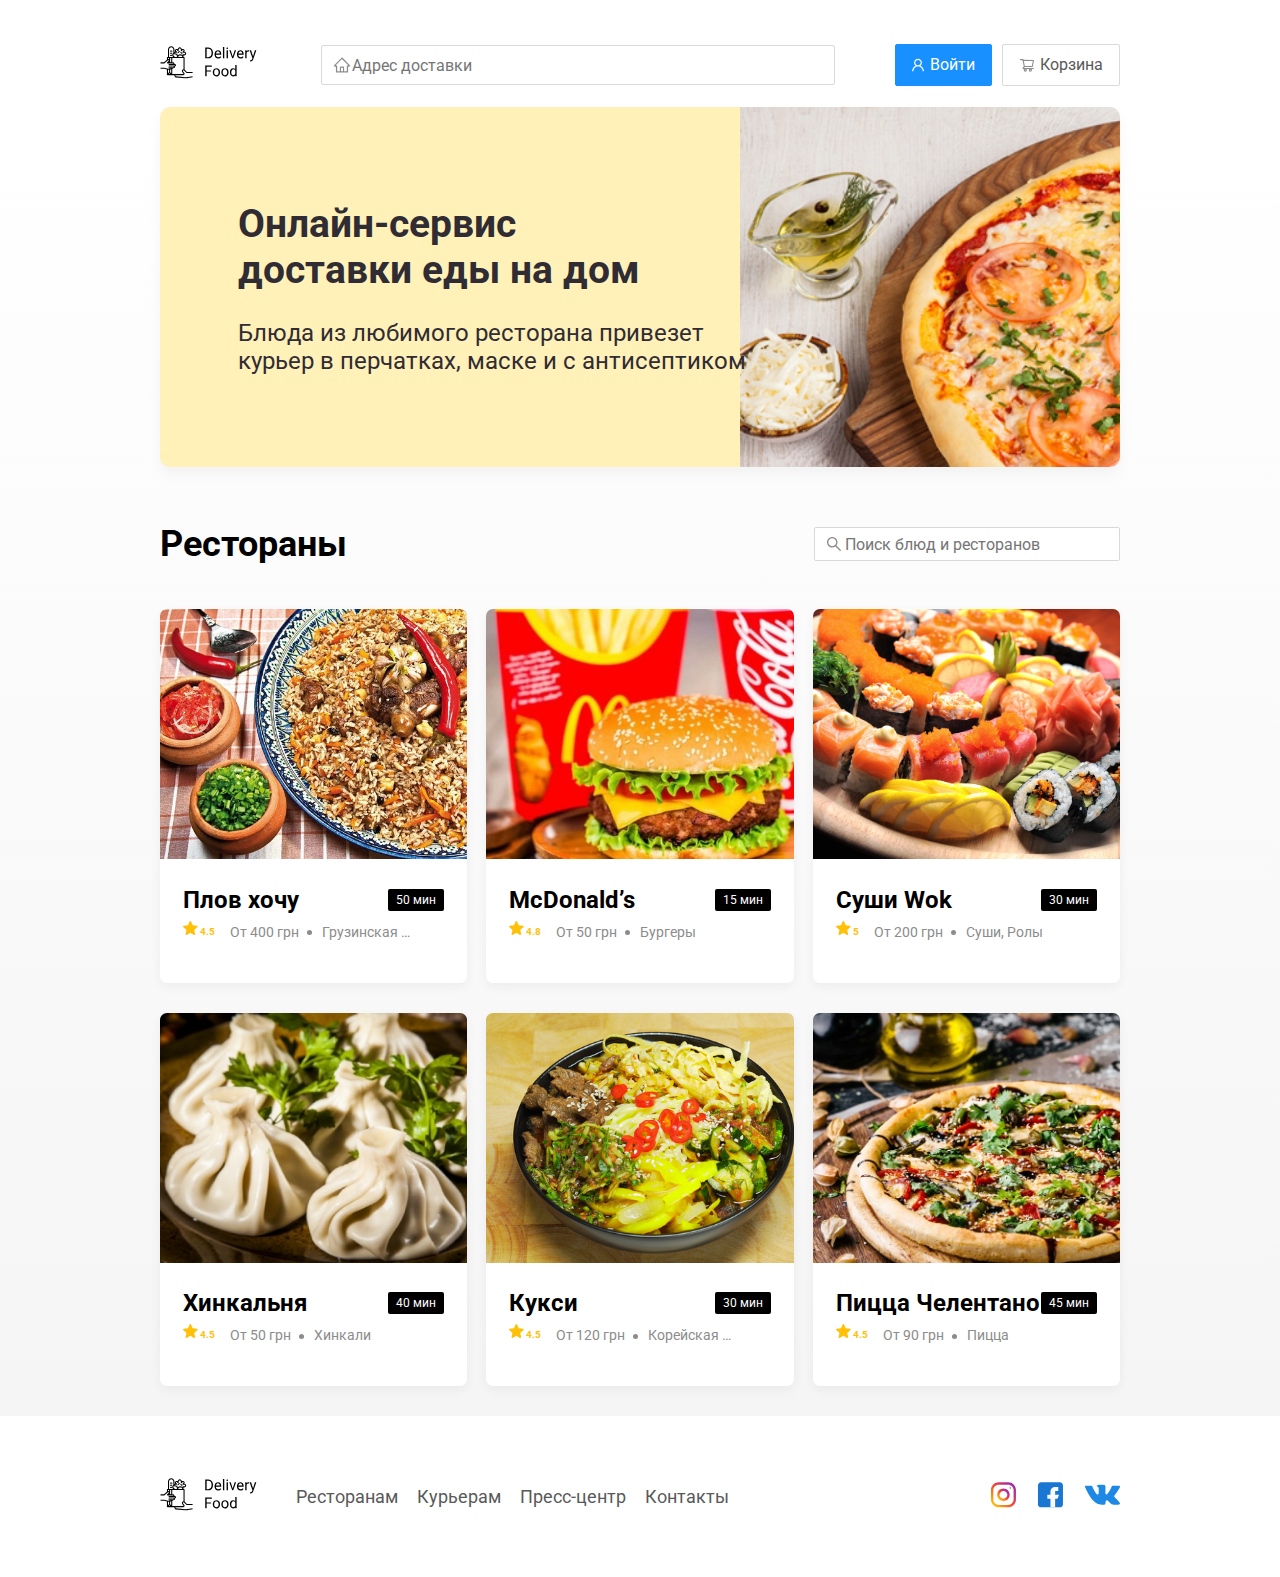
<file: delivery/index.html>
<!DOCTYPE html>
<html lang="ru">

<head>
    <meta charset="UTF-8">
    <meta name="viewport" content="width=device-width, initial-scale=1.0">
    <title>Delivery Food - доставка еды на дом</title>
    <link href="https://fonts.googleapis.com/css2?family=Roboto:wght@400;700&display=swap&subset=cyrillic" rel="stylesheet">
    <link rel="stylesheet" href="css\normalize.css">
    <link rel="stylesheet" href="css\style.css">
</head>

<body>
    <div class="container">
        <header class="header">
            <a href="index.html" class="logo"><img src="img\logo.svg" alt="Logo" class="logo"></a>
            <input type="text" class="input adress-input" placeholder="Адрес доставки">
            <div class="buttons">
                <button class="button button-primary">
                    <img src="img\user.svg" alt="user" class="button-icon">
                    <span class="button-text">Войти</span>
                </button>
                <button class="button">
                    <img src="img\shopping-cart.svg" alt="shopping-cart" class="button-icon">
                    <span class="button-text">Корзина</span>
                </button>
            </div>
        </header>
    </div>
    <!-- ./container -->

    <main class="main">
        <div class="container">
            <section class="promo">
                <h1 class="promo-title">Онлайн-сервис <br> доставки еды на дом</h1>
                <p class="promo-text">Блюда из любимого ресторана привезет курьер в перчатках, маске и с антисептиком </p>
            </section>
            <section class="restauraunt">
                <div class="section-heading">
                    <h2 class="section-title">Рестораны</h2>
                    <input type="text" class="input search-input" placeholder="Поиск блюд и ресторанов">
                </div>
                <div class="cards">
                    <a class="card" href="restaurant.html">
                        <img src="img/plov.jpg" alt="image" class="card-image">
                        <div class="card-text">
                            <div class="card-heading">
                                <h3 class="card-title"> Плов хочу
                                </h3>
                                <span class="card-tag tag"> 50 мин
                                        </span>
                            </div>
                            <!-- /.card-heading -->
                            <div class="card-info">
                                <div class="rating">
                                    <img src="img/rating.svg" alt="rating" class="rating-image"> 4.5
                                </div>
                                <div class="price"> От 400 грн
                                </div>
                                <div class="category"> Грузинская кухня
                                </div>

                            </div>
                            <!-- /.card-info -->
                        </div>
                    </a>
                    <!-- /.card -->
                    <a class="card" href="restaurant.html">
                        <img src="img/mcdonalds.jpeg" alt="image" class="card-image">
                        <div class="card-text">
                            <div class="card-heading">
                                <h3 class="card-title"> McDonald’s
                                </h3>
                                <span class="card-tag tag"> 15 мин
                                        </span>
                            </div>
                            <!-- /.card-heading -->
                            <div class="card-info">
                                <div class="rating">
                                    <img src="img/rating.svg" alt="rating" class="rating-image"> 4.8
                                </div>
                                <div class="price"> От 50 грн
                                </div>
                                <div class="category"> Бургеры
                                </div>

                            </div>
                            <!-- /.card-info -->
                        </div>
                    </a>
                    <!-- /.card -->
                    <a class="card" href="restaurant.html">
                        <img src="img/wok.jpg" alt="image" class="card-image">
                        <div class="card-text">
                            <div class="card-heading">
                                <h3 class="card-title"> Суши Wok
                                </h3>
                                <span class="card-tag tag"> 30 мин
                                        </span>
                            </div>
                            <!-- /.card-heading -->
                            <div class="card-info">
                                <div class="rating">
                                    <img src="img/rating.svg" alt="rating" class="rating-image"> 5
                                </div>
                                <div class="price"> От 200 грн
                                </div>
                                <div class="category"> Суши, Ролы
                                </div>

                            </div>
                            <!-- /.card-info -->
                        </div>
                    </a>
                    <!-- /.card -->
                    <a class="card" href="restaurant.html">
                        <img src="img/khinkali.jpg" alt="image" class="card-image">
                        <div class="card-text">
                            <div class="card-heading">
                                <h3 class="card-title"> Хинкальня
                                </h3>
                                <span class="card-tag tag"> 40 мин
                                        </span>
                            </div>
                            <!-- /.card-heading -->
                            <div class="card-info">
                                <div class="rating">
                                    <img src="img/rating.svg" alt="rating" class="rating-image"> 4.5
                                </div>
                                <div class="price"> От 50 грн
                                </div>
                                <div class="category"> Хинкали
                                </div>

                            </div>
                            <!-- /.card-info -->
                        </div>
                    </a>
                    <!-- /.card -->
                    <a class="card" href="restaurant.html">
                        <img src="img/kuksi.jpg" alt="image" class="card-image">
                        <div class="card-text">
                            <div class="card-heading">
                                <h3 class="card-title"> Кукси
                                </h3>
                                <span class="card-tag tag"> 30 мин
                                        </span>
                            </div>
                            <!-- /.card-heading -->
                            <div class="card-info">
                                <div class="rating">
                                    <img src="img/rating.svg" alt="rating" class="rating-image"> 4.5
                                </div>
                                <div class="price"> От 120 грн
                                </div>
                                <div class="category"> Корейская кухня
                                </div>

                            </div>
                            <!-- /.card-info -->
                        </div>
                    </a>
                    <!-- /.card -->
                    <a class="card" href="restaurant.html">
                        <img src="img/pizza.jpeg" alt="image" class="card-image">
                        <div class="card-text">
                            <div class="card-heading">
                                <h3 class="card-title"> Пицца Челентано
                                </h3>
                                <span class="card-tag tag"> 45 мин
                                        </span>
                            </div>
                            <!-- /.card-heading -->
                            <div class="card-info">
                                <div class="rating">
                                    <img src="img/rating.svg" alt="rating" class="rating-image"> 4.5
                                </div>
                                <div class="price"> От 90 грн
                                </div>
                                <div class="category"> Пицца
                                </div>

                            </div>
                            <!-- /.card-info -->
                        </div>
                    </a>
                    <!-- /.card -->

                </div>
                <!-- /.cards -->
            </section>
        </div>
    </main>
    <footer class="footer">
        <div class="container">
            <div class="footer-block">
                <a href="index.html" class="logo"> <img src="img/logo.svg" alt="" class="footer-logo logo"></a>
                <nav class="footer-nav">
                    <a href="#" class="footer-link">Ресторанам</a>
                    <a href="#" class="footer-link">Курьерам</a>
                    <a href="#" class="footer-link">Пресс-центр</a>
                    <a href="#" class="footer-link">Контакты</a>
                </nav>
                <div class="social-links">
                    <a href="#" class="social-link"><img src="img/instagram.svg" alt="instagram-logo" class="social-link-img"></a>
                    <a href="#" class="social-link"><img src="img/facebook.svg" alt="facebook-logo" class="social-link-img"></a>
                    <a href="#" class="social-link"><img src="img/vk.svg" alt="vk-logo" class="social-link-img"></a>
                </div>
            </div>
        </div>
    </footer>

</body>

</html>
</file>
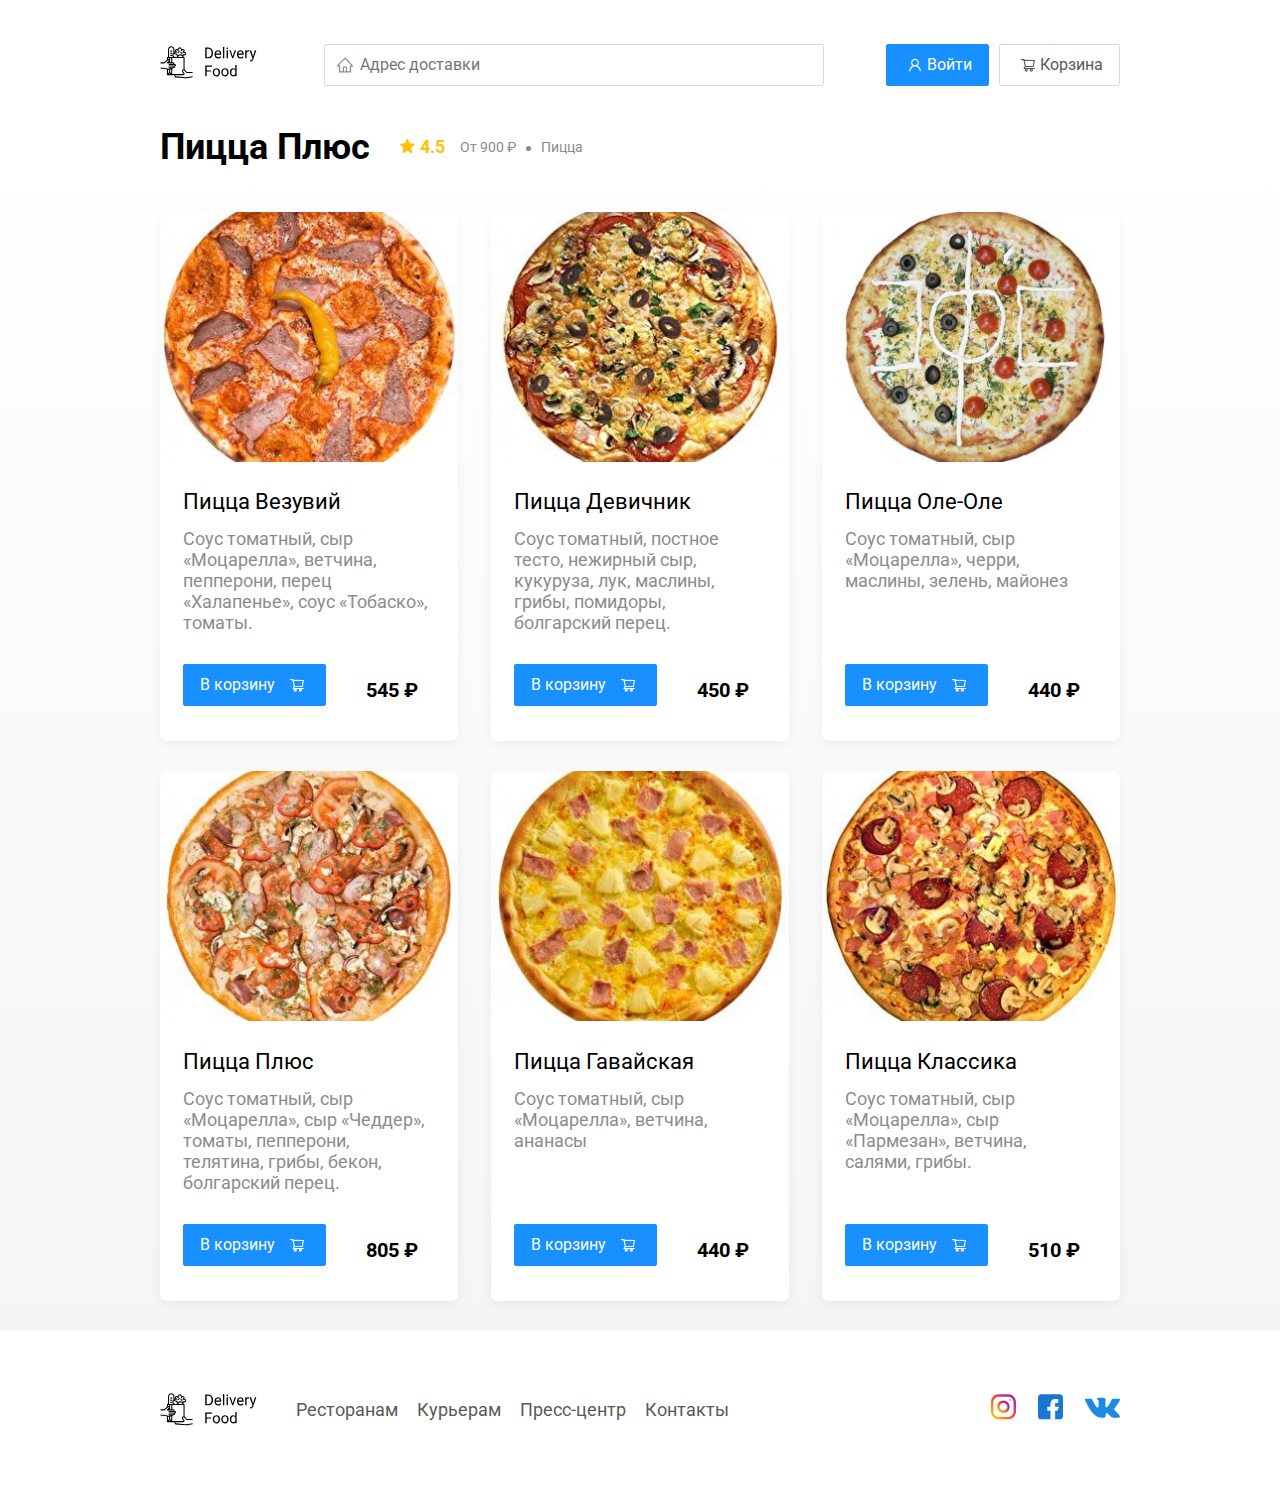
<file: delivery-js/restaurant.html>
<!DOCTYPE html>
<html lang="ru">
<head>
	<meta charset="UTF-8"/>
	<meta name="viewport" content="width=device-width, initial-scale=1.0"/>
	<title>PizzaBurger — доставка еды на дом</title>
	<link
			href="https://fonts.googleapis.com/css?family=Roboto:400,700&display=swap&subset=cyrillic"
			rel="stylesheet"
	/>
	<link rel="stylesheet" href="css/normalize.css"/>
	<link rel="stylesheet" href="css/style.css"/>
</head>
<body>
	<div class="container">
		<header class="header">
			<a href="index.html" class="logo">
				<img src="img/icon/logo.svg" alt="Logo"/>
			</a>
			<label class="address">
				<input type="text" class="input input-address" placeholder="Адрес доставки"/>
			</label>
			<div class="buttons">
				<button class="button button-primary button-auth">
					<span class="button-auth-svg"></span>
					<span class="button-text">Войти</span>
				</button>
				<button class="button" id="cart-button">
					<span class="button-cart-svg"></span>
					<span class="button-text">Корзина</span>
				</button>
			</div>
		</header>
	</div>
	<!-- /.container  -->

	<main class="main">
		<div class="container">
			<section class="menu">
				<div class="section-heading">
					<h2 class="section-title restaurant-title">Пицца Плюс</h2>
					<div class="card-info">
						<div class="rating">
							4.5
						</div>
						<div class="price">От 900 ₽</div>
						<div class="category">Пицца</div>
					</div>
					<!-- /.card-info -->
				</div>
				<div class="cards cards-menu">
					<div class="card">
						<img src="img/pizza-plus/pizza-vesuvius.jpg" alt="image" class="card-image"/>
						<div class="card-text">
							<div class="card-heading">
								<h3 class="card-title card-title-reg">Пицца Везувий</h3>
							</div>
							<!-- /.card-heading -->
							<div class="card-info">
								<div class="ingredients">Соус томатный, сыр «Моцарелла», ветчина, пепперони, перец
								                         «Халапенье», соус «Тобаско», томаты.
								</div>
							</div>
							<!-- /.card-info -->
							<div class="card-buttons">
								<button class="button button-primary button-add-cart">
									<span class="button-card-text">В корзину</span>
									<span class="button-cart-svg"></span>
								</button>
								<strong class="card-price-bold">545 ₽</strong>
							</div>
						</div>
						<!-- /.card-text -->
					</div>
					<!-- /.card -->

					<div class="card">
						<img src="img/pizza-plus/pizza-girls.jpg" alt="image" class="card-image"/>
						<div class="card-text">
							<div class="card-heading">
								<h3 class="card-title card-title-reg">Пицца Девичник</h3>
							</div>
							<!-- /.card-heading -->
							<div class="card-info">
								<div class="ingredients">Соус томатный, постное тесто, нежирный сыр, кукуруза, лук, маслины,
								                         грибы, помидоры, болгарский перец.
								</div>
							</div>
							<!-- /.card-info -->
							<div class="card-buttons">
								<button class="button button-primary button-add-cart">
									<span class="button-card-text">В корзину</span>
									<span class="button-cart-svg"></span>
								</button>
								<strong class="card-price-bold">450 ₽</strong>
							</div>
						</div>
						<!-- /.card-text -->
					</div>
					<!-- /.card -->

					<div class="card">
						<img src="img/pizza-plus/pizza-oleole.jpg" alt="image" class="card-image"/>
						<div class="card-text">
							<div class="card-heading">
								<h3 class="card-title card-title-reg">Пицца Оле-Оле</h3>
							</div>
							<!-- /.card-heading -->
							<div class="card-info">
								<div class="ingredients">Соус томатный, сыр «Моцарелла», черри, маслины, зелень, майонез
								</div>
							</div>
							<!-- /.card-info -->
							<div class="card-buttons">
								<button class="button button-primary button-add-cart">
									<span class="button-card-text">В корзину</span>
									<span class="button-cart-svg"></span>
								</button>
								<strong class="card-price-bold">440 ₽</strong>
							</div>
						</div>
						<!-- /.card-text -->
					</div>
					<!-- /.card -->

					<div class="card">
						<img src="img/pizza-plus/pizza-plus.jpg" alt="image" class="card-image"/>
						<div class="card-text">
							<div class="card-heading">
								<h3 class="card-title card-title-reg">Пицца Плюс</h3>
							</div>
							<!-- /.card-heading -->
							<div class="card-info">
								<div class="ingredients">Соус томатный, сыр «Моцарелла», сыр «Чеддер», томаты, пепперони,
								                         телятина, грибы, бекон, болгарский перец.
								</div>
							</div>
							<!-- /.card-info -->
							<div class="card-buttons">
								<button class="button button-primary button-add-cart">
									<span class="button-card-text">В корзину</span>
									<span class="button-cart-svg"></span>
								</button>
								<strong class="card-price-bold">805 ₽</strong>
							</div>
						</div>
						<!-- /.card-text -->
					</div>
					<!-- /.card -->

					<div class="card">
						<img src="img/pizza-plus/pizza-hawaiian.jpg" alt="image" class="card-image"/>
						<div class="card-text">
							<div class="card-heading">
								<h3 class="card-title card-title-reg">Пицца Гавайская</h3>
							</div>
							<!-- /.card-heading -->
							<div class="card-info">
								<div class="ingredients">Соус томатный, сыр «Моцарелла», ветчина, ананасы</div>
							</div>
							<!-- /.card-info -->
							<div class="card-buttons">
								<button class="button button-primary button-add-cart">
									<span class="button-card-text">В корзину</span>
									<span class="button-cart-svg"></span>
								</button>
								<strong class="card-price-bold">440 ₽</strong>
							</div>
						</div>
						<!-- /.card-text -->
					</div>
					<!-- /.card -->

					<div class="card">
						<img src="img/pizza-plus/pizza-classic.jpg" alt="image" class="card-image"/>
						<div class="card-text">
							<div class="card-heading">
								<h3 class="card-title card-title-reg">Пицца Классика</h3>
							</div>
							<!-- /.card-heading -->
							<div class="card-info">
								<div class="ingredients">Соус томатный, сыр «Моцарелла», сыр «Пармезан», ветчина, салями,
								                         грибы.
								</div>
							</div>
							<!-- /.card-info -->
							<div class="card-buttons">
								<button class="button button-primary button-add-cart">
									<span class="button-card-text">В корзину</span>
									<span class="button-cart-svg"></span>
								</button>
								<strong class="card-price-bold">510 ₽</strong>
							</div>
						</div>
						<!-- /.card-text -->
					</div>
					<!-- /.card -->
				</div>
				<!-- /.cards -->
			</section>
		</div>
		<!-- /.container -->
	</main>

	<footer class="footer">
		<div class="container">
			<div class="footer-block">
				<img src="img/icon/logo.svg" alt="logo" class="logo footer-logo"/>
				<nav class="footer-nav">
					<a href="#" class="footer-link">Ресторанам </a>
					<a href="#" class="footer-link">Курьерам</a>
					<a href="#" class="footer-link">Пресс-центр</a>
					<a href="#" class="footer-link">Контакты</a>
				</nav>
				<div class="social-links">
					<a href="#" class="social-link"><img src="img/social/instagram.svg" alt="instagram"/></a>
					<a href="#" class="social-link"><img src="img/social/fb.svg" alt="facebook"/></a>
					<a href="#" class="social-link"><img src="img/social/vk.svg" alt="vk"/></a>
				</div>
				<!-- /.social-links -->
			</div>
			<!-- /.footer-block -->
		</div>
	</footer>

	<div class="modal modal-cart">
		<div class="modal-dialog">
			<div class="modal-header">
				<h3 class="modal-title">Корзина</h3>
				<button class="close">&times;</button>
			</div>
			<!-- /.modal-header -->
			<div class="modal-body">
				<div class="food-row">
					<span class="food-name">Ролл угорь стандарт</span>
					<strong class="food-price">250 ₽</strong>
					<div class="food-counter">
						<button class="counter-button">-</button>
						<span class="counter">1</span>
						<button class="counter-button">+</button>
					</div>
				</div>
				<!-- /.foods-row -->
				<div class="food-row">
					<span class="food-name">Ролл угорь стандарт</span>
					<strong class="food-price">250 ₽</strong>
					<div class="food-counter">
						<button class="counter-button">-</button>
						<span class="counter">1</span>
						<button class="counter-button">+</button>
					</div>
				</div>
				<!-- /.foods-row -->
				<div class="food-row">
					<span class="food-name">Ролл угорь стандарт</span>
					<strong class="food-price">250 ₽</strong>
					<div class="food-counter">
						<button class="counter-button">-</button>
						<span class="counter">1</span>
						<button class="counter-button">+</button>
					</div>
				</div>
				<!-- /.foods-row -->
				<div class="food-row">
					<span class="food-name">Ролл угорь стандарт</span>
					<strong class="food-price">250 ₽</strong>
					<div class="food-counter">
						<button class="counter-button">-</button>
						<span class="counter">1</span>
						<button class="counter-button">+</button>
					</div>
				</div>
				<!-- /.foods-row -->
			</div>
			<!-- /.modal-body -->
			<div class="modal-footer">
				<span class="modal-pricetag">1250 ₽</span>
				<div class="footer-buttons">
					<button class="button button-primary">Оформить заказ</button>
					<button class="button clear-cart">Отмена</button>
				</div>
			</div>
			<!-- /.modal-footer -->
		</div>
		<!-- /.modal-dialog -->
	</div>


	<script src="js/main.js"></script>
</body>
</html>
</file>
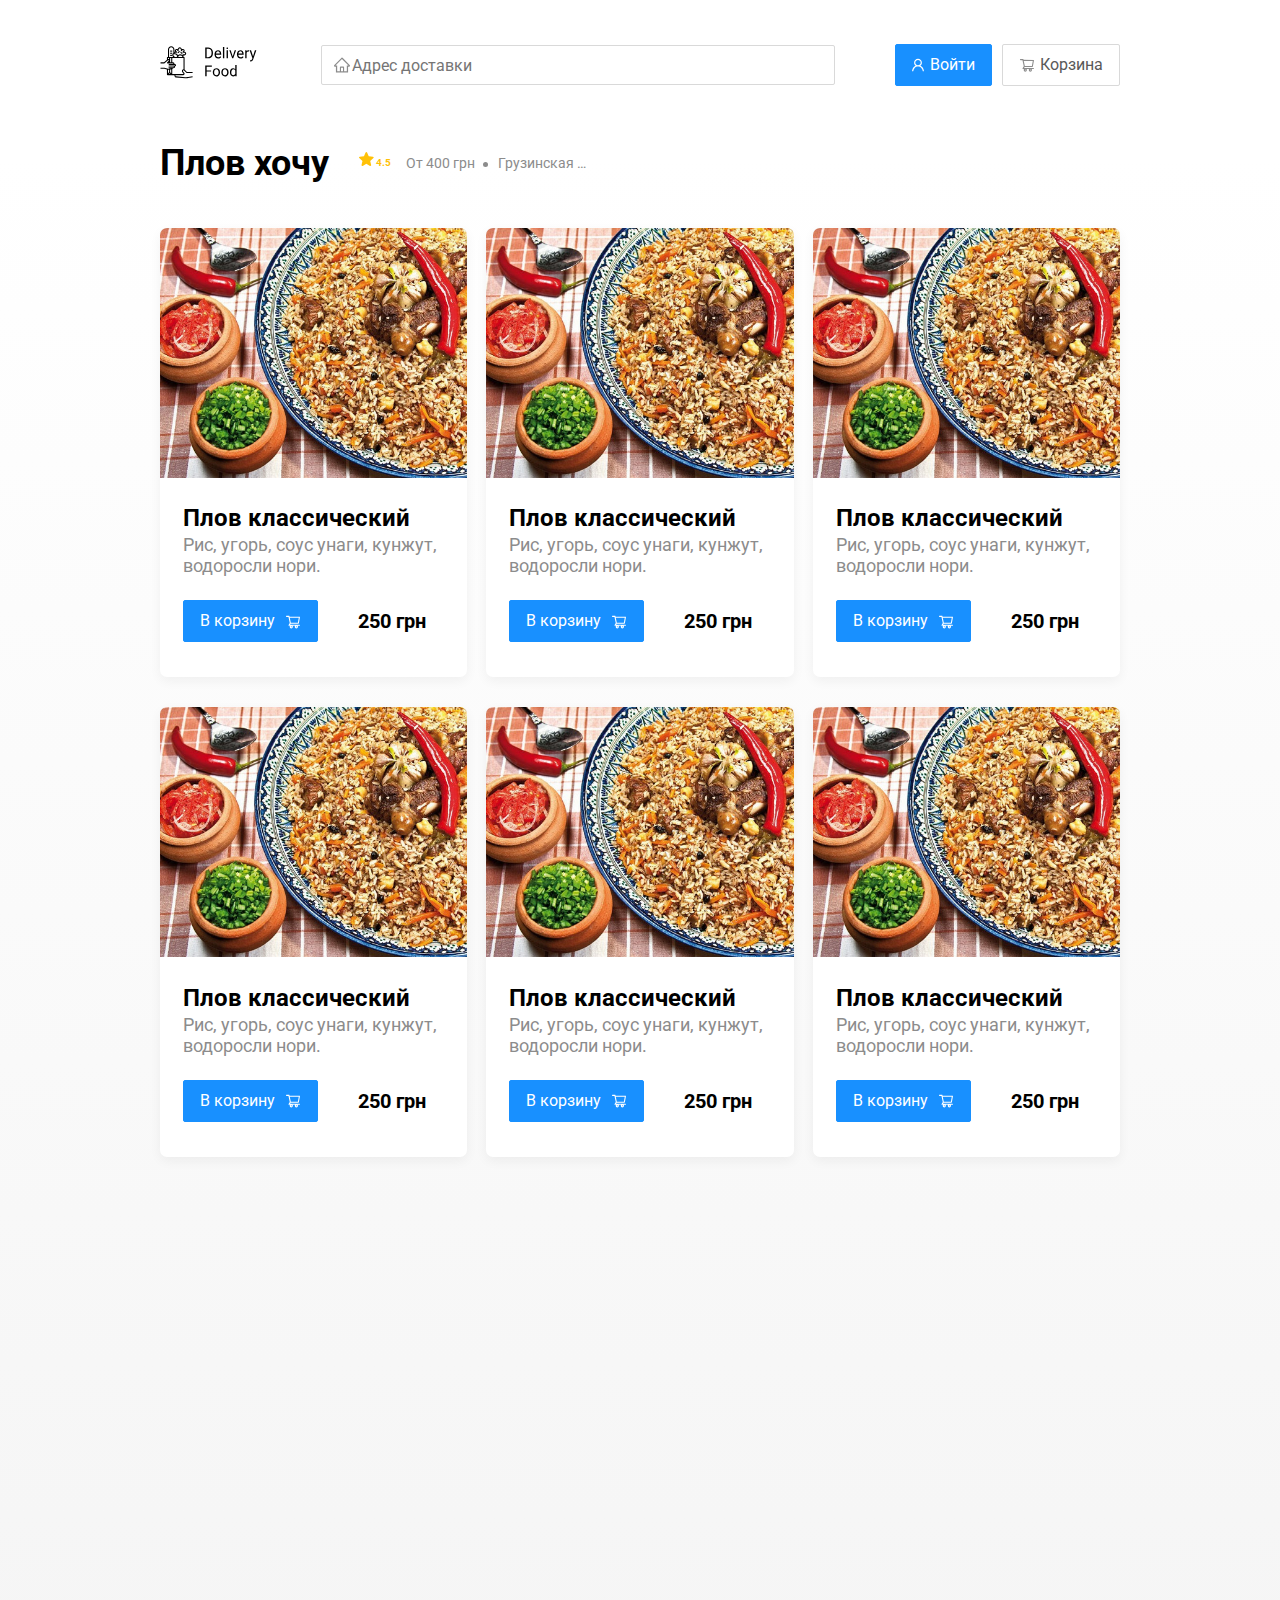
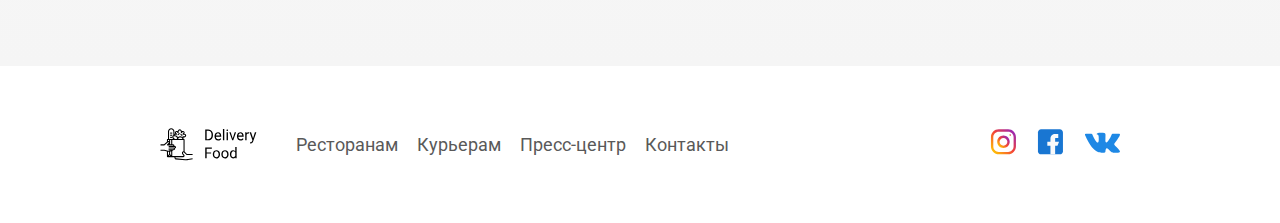
<file: delivery/restaurant.html>
<!DOCTYPE html>
<html lang="ru">

<head>
    <meta charset="UTF-8">
    <meta name="viewport" content="width=device-width, initial-scale=1.0">
    <title>Плов хочу - доставка еды на дом</title>
    <link href="https://fonts.googleapis.com/css2?family=Roboto:wght@400;700&display=swap&subset=cyrillic" rel="stylesheet">
    <link rel="stylesheet" href="css\normalize.css">
    <link rel="stylesheet" href="css\animate.css">
    <link rel="stylesheet" href="css\style.css">

</head>

<body>
    <div class="container">
        <header class="header">
            <a href="index.html" class="logo"><img src="img\logo.svg" alt="Logo" class="logo wow flash"></a>
            <input type="text" class="input adress-input" placeholder="Адрес доставки">
            <div class="buttons">
                <button class="button button-primary">
                    <img src="img\user.svg" alt="user" class="button-icon">
                    <span class="button-text">Войти</span>
                </button>
                <button class="button" id="card-button">
                    <img src="img\shopping-cart.svg" alt="shopping-cart" class="button-icon">
                    <span class="button-text">Корзина</span>
                </button>
            </div>
        </header>
    </div>
    <!-- ./container -->

    <main class="main">
        <div class="container">

            <section class="restauraunt">
                <div class="section-heading">
                    <h2 class="section-title">Плов хочу</h2>
                    <div class="card-info">
                        <div class="rating">
                            <img src="img/rating.svg" alt="rating" class="rating-image"> 4.5
                        </div>
                        <div class="price"> От 400 грн
                        </div>
                        <div class="category"> Грузинская кухня
                        </div>

                    </div>
                </div>
                <div class="cards">
                    <div class="card">
                        <img src="img/plov.jpg" alt="image" class="card-image">
                        <div class="card-text">
                            <div class="card-heading">
                                <h3 class="card-title card-title-reg"> Плов классический
                                </h3>

                            </div>
                            <!-- /.card-heading -->
                            <div class="card-info">
                                <div class="ingridients"> Рис, угорь, соус унаги, кунжут, водоросли нори.
                                </div>
                            </div>
                            <!-- /.card-info -->
                            <div class="card-buttons">

                                <button class="button button-primary">                                    
                                    <span class="button-card-text">В корзину</span>
                                    <img src="img/shopping-cart-white.svg" alt="shopping-cart" class="button-card-img">
                                </button>
                                <strong class="card-price-bold">250 грн</strong>
                            </div>
                        </div>
                    </div>
                    <!-- /.card -->
                    <div class="card">
                        <img src="img/plov.jpg" alt="image" class="card-image">
                        <div class="card-text">
                            <div class="card-heading">
                                <h3 class="card-title card-title-reg"> Плов классический
                                </h3>

                            </div>
                            <!-- /.card-heading -->
                            <div class="card-info">
                                <div class="ingridients"> Рис, угорь, соус унаги, кунжут, водоросли нори.
                                </div>
                            </div>
                            <!-- /.card-info -->
                            <div class="card-buttons">

                                <button class="button button-primary">                                    
                                    <span class="button-card-text">В корзину</span>
                                    <img src="img/shopping-cart-white.svg" alt="shopping-cart" class="button-card-img">
                                </button>
                                <strong class="card-price-bold">250 грн</strong>
                            </div>
                        </div>
                    </div>
                    <!-- /.card -->
                    <div class="card">
                        <img src="img/plov.jpg" alt="image" class="card-image">
                        <div class="card-text">
                            <div class="card-heading">
                                <h3 class="card-title card-title-reg"> Плов классический
                                </h3>

                            </div>
                            <!-- /.card-heading -->
                            <div class="card-info">
                                <div class="ingridients"> Рис, угорь, соус унаги, кунжут, водоросли нори.
                                </div>
                            </div>
                            <!-- /.card-info -->
                            <div class="card-buttons">

                                <button class="button button-primary">                                    
                                    <span class="button-card-text">В корзину</span>
                                    <img src="img/shopping-cart-white.svg" alt="shopping-cart" class="button-card-img">
                                </button>
                                <strong class="card-price-bold">250 грн</strong>
                            </div>
                        </div>
                    </div>
                    <!-- /.card -->
                    <div class="card">
                        <img src="img/plov.jpg" alt="image" class="card-image">
                        <div class="card-text">
                            <div class="card-heading">
                                <h3 class="card-title card-title-reg"> Плов классический
                                </h3>

                            </div>
                            <!-- /.card-heading -->
                            <div class="card-info">
                                <div class="ingridients"> Рис, угорь, соус унаги, кунжут, водоросли нори.
                                </div>
                            </div>
                            <!-- /.card-info -->
                            <div class="card-buttons">

                                <button class="button button-primary">                                    
                                    <span class="button-card-text">В корзину</span>
                                    <img src="img/shopping-cart-white.svg" alt="shopping-cart" class="button-card-img">
                                </button>
                                <strong class="card-price-bold">250 грн</strong>
                            </div>
                        </div>
                    </div>
                    <!-- /.card -->
                    <div class="card">
                        <img src="img/plov.jpg" alt="image" class="card-image">
                        <div class="card-text">
                            <div class="card-heading">
                                <h3 class="card-title card-title-reg"> Плов классический
                                </h3>

                            </div>
                            <!-- /.card-heading -->
                            <div class="card-info">
                                <div class="ingridients"> Рис, угорь, соус унаги, кунжут, водоросли нори.
                                </div>
                            </div>
                            <!-- /.card-info -->
                            <div class="card-buttons">

                                <button class="button button-primary">                                    
                                    <span class="button-card-text">В корзину</span>
                                    <img src="img/shopping-cart-white.svg" alt="shopping-cart" class="button-card-img">
                                </button>
                                <strong class="card-price-bold">250 грн</strong>
                            </div>
                        </div>
                    </div>
                    <!-- /.card -->
                    <div class="card">
                        <img src="img/plov.jpg" alt="image" class="card-image">
                        <div class="card-text">
                            <div class="card-heading">
                                <h3 class="card-title card-title-reg"> Плов классический
                                </h3>

                            </div>
                            <!-- /.card-heading -->
                            <div class="card-info">
                                <div class="ingridients"> Рис, угорь, соус унаги, кунжут, водоросли нори.
                                </div>
                            </div>
                            <!-- /.card-info -->
                            <div class="card-buttons">

                                <button class="button button-primary">                                    
                                    <span class="button-card-text">В корзину</span>
                                    <img src="img/shopping-cart-white.svg" alt="shopping-cart" class="button-card-img">
                                </button>
                                <strong class="card-price-bold">250 грн</strong>
                            </div>
                        </div>
                    </div>
                    <!-- /.card -->
                    <div class="card">
                        <img src="img/plov.jpg" alt="image" class="card-image">
                        <div class="card-text">
                            <div class="card-heading">
                                <h3 class="card-title card-title-reg"> Плов классический
                                </h3>

                            </div>
                            <!-- /.card-heading -->
                            <div class="card-info">
                                <div class="ingridients"> Рис, угорь, соус унаги, кунжут, водоросли нори.
                                </div>
                            </div>
                            <!-- /.card-info -->
                            <div class="card-buttons">

                                <button class="button button-primary">                                    
                                    <span class="button-card-text">В корзину</span>
                                    <img src="img/shopping-cart-white.svg" alt="shopping-cart" class="button-card-img">
                                </button>
                                <strong class="card-price-bold">250 грн</strong>
                            </div>
                        </div>
                    </div>
                    <!-- /.card -->
                    <div class="card">
                        <img src="img/plov.jpg" alt="image" class="card-image">
                        <div class="card-text">
                            <div class="card-heading">
                                <h3 class="card-title card-title-reg"> Плов классический
                                </h3>

                            </div>
                            <!-- /.card-heading -->
                            <div class="card-info">
                                <div class="ingridients"> Рис, угорь, соус унаги, кунжут, водоросли нори.
                                </div>
                            </div>
                            <!-- /.card-info -->
                            <div class="card-buttons">

                                <button class="button button-primary">                                    
                                    <span class="button-card-text">В корзину</span>
                                    <img src="img/shopping-cart-white.svg" alt="shopping-cart" class="button-card-img">
                                </button>
                                <strong class="card-price-bold">250 грн</strong>
                            </div>
                        </div>
                    </div>
                    <!-- /.card -->
                    <div class="card">
                        <img src="img/plov.jpg" alt="image" class="card-image">
                        <div class="card-text">
                            <div class="card-heading">
                                <h3 class="card-title card-title-reg"> Плов классический
                                </h3>

                            </div>
                            <!-- /.card-heading -->
                            <div class="card-info">
                                <div class="ingridients"> Рис, угорь, соус унаги, кунжут, водоросли нори.
                                </div>
                            </div>
                            <!-- /.card-info -->
                            <div class="card-buttons">

                                <button class="button button-primary">                                    
                                    <span class="button-card-text">В корзину</span>
                                    <img src="img/shopping-cart-white.svg" alt="shopping-cart" class="button-card-img">
                                </button>
                                <strong class="card-price-bold">250 грн</strong>
                            </div>
                        </div>
                    </div>
                    <!-- /.card -->

                </div>
                <!-- /.cards -->
            </section>
        </div>
    </main>
    <footer class="footer">
        <div class="container">
            <div class="footer-block">
                <a href="index.html" class="logo"></a><img src="img/logo.svg" alt="" class="footer-logo logo"></a>
                <nav class="footer-nav">
                    <a href="#" class="footer-link">Ресторанам</a>
                    <a href="#" class="footer-link">Курьерам</a>
                    <a href="#" class="footer-link">Пресс-центр</a>
                    <a href="#" class="footer-link">Контакты</a>
                </nav>
                <div class="social-links">
                    <a href="#" class="social-link"><img src="img/instagram.svg" alt="instagram-logo" class="social-link-img"></a>
                    <a href="#" class="social-link"><img src="img/facebook.svg" alt="facebook-logo" class="social-link-img"></a>
                    <a href="#" class="social-link"><img src="img/vk.svg" alt="vk-logo" class="social-link-img"></a>
                </div>
            </div>
        </div>
    </footer>

    <div class="modal">
        <div class="modal-dialog">
            <div class="modal-header">
                <h3 class="modal-title">Корзина</h3>
                <button class="button-close">        &times;    </button>
            </div>
            <div class="modal-body">
                <div class="food-row">
                    <span class="food-name">Ролл Угорь Стандарт</span>
                    <strong class="food-price">250грн</strong>
                    <div class="food-counter">
                        <button class="counter-button">+</button>
                        <span class="counter">100</span>
                        <button class="counter-button">-</button>
                    </div>
                </div>
                <!-- /.foods-row -->
                <div class="food-row">
                    <span class="food-name">Ролл Угорь Стандарт</span>
                    <strong class="food-price">250грн</strong>
                    <div class="food-counter">
                        <button class="counter-button">+</button>
                        <span class="counter">5</span>
                        <button class="counter-button">-</button>
                    </div>
                </div>
                <!-- /.foods-row -->
                <div class="food-row">
                    <span class="food-name">Ролл Угорь Стандарт</span>
                    <strong class="food-price">250грн</strong>
                    <div class="food-counter">
                        <button class="counter-button">+</button>
                        <span class="counter">10</span>
                        <button class="counter-button">-</button>
                    </div>
                </div>
                <!-- /.foods-row -->
                <div class="food-row">
                    <span class="food-name">Ролл Угорь Стандарт</span>
                    <strong class="food-price">250грн</strong>
                    <div class="food-counter">
                        <button class="counter-button">+</button>
                        <span class="counter">100</span>
                        <button class="counter-button">-</button>
                    </div>
                </div>
                <!-- /.foods-row -->
            </div>
            <div class="modal-footer">
                <span class="modal-pricetag">1250 грн</span>
                <div class="footer-buttons">
                    <button class="button button-primary">Оформить заказ</button>
                    <button class="button button-text">Отмена</button>

                </div>
            </div>
        </div>
    </div>
</body>
<script src="js/wow.min.js"></script>
<script src="js/main.js"></script>

</html>
</file>
<file: delivery-js/css/style.css>
* {
    box-sizing: border-box;
}

body {
    font-family: "Roboto", sans-serif;
    padding-top: 44px;
}

a,
button {
    cursor: pointer;
    color: inherit;
}

.hide {
    display: none;
}

.container {
    max-width: 1200px;
    margin: auto;
}

.header {
    display: flex;
    align-items: center;
    justify-content: space-between;
    margin-bottom: 40px;
}

.input {
    background-color: #ffffff;
    border: 1px solid #d9d9d9;
    border-radius: 2px;
    font-size: 16px;
    line-height: 24px;
    padding: 8px 8px 8px 35px;
    background-repeat: no-repeat;
    background-position: left 11px center;
}

.address {
    flex: 0.8;
}

.input-address {
    width: 100%;
    background-image: url(../img/icon/home.svg);
}

.search {
    margin-left: auto;
}

.input-search {
    width: 300px;
    background-image: url(../img/icon/search.svg);
}

.buttons {
    display: flex;
    align-items: center;
}

.button {
    display: flex;
    align-items: center;
    padding: 8px 16px;
    background: #ffffff;
    border: 1px solid #d9d9d9;
    box-sizing: border-box;
    box-shadow: 0 0 2px rgba(0, 0, 0, 0.0015);
    border-radius: 2px;
    color: #595959;
    font-size: 16px;
    line-height: 24px;
}

.button:hover {
    background: #1890ff;
    border: 1px solid #1890ff;
    color: #fff;
}

.button-primary {
    background: #1890ff;
    border: 1px solid #1890ff;
    color: #fff;
    margin-right: 10px;
}

.button-primary:hover {
    background: #ffffff;
    border: 1px solid #d9d9d9;
    color: #595959;
}

.button-icon {
    margin-right: 6px;
}

.button-card-text {
    margin-right: 10px;
}

.button-auth {
    background-position: 20px 13px;
}

.button-primary .button-auth-svg {
    width: 24px;
    height: 24px;
    background-color: #fff;
    -webkit-mask: url("../img/icon/user.svg") no-repeat 50% 50%;
    mask: url("../img/icon/user.svg") no-repeat 50% 50%;
    background-repeat: no-repeat;
}

.button-primary:hover .button-auth-svg {
    background-color: #595959;
}

.button .button-cart-svg {
    width: 24px;
    height: 24px;
    background-color: #595959;
    -webkit-mask: url("../img/icon/shopping-cart.svg") no-repeat 50% 50%;
    mask: url("../img/icon/shopping-cart.svg") no-repeat 50% 50%;
    background-repeat: no-repeat;
}

.button-primary .button-cart-svg {
    background-color: #fff;
}

.button:hover .button-cart-svg {
    background-color: #fff;
}

.button-primary:hover .button-cart-svg {
    background-color: #595959;
}

.button-cart {
    display: none;
    margin: 0 5px;
}

.button-out {
    display: none;
    margin: 0 5px;
}

.user-name {
    display: none;
    margin-right: 20px;
    font-weight: bold;
    font-size: 18px;
}

.promo-slider {
    width: 600px;
    height: 300px;
}

.promo {
    box-shadow: 0 7px 12px rgba(158, 158, 163, 0.1);
    border-radius: 10px;
    padding: 68px 70px;
    margin-bottom: 56px;
}

.pizza {
    background: #fff1b8 url(../img/promo/pizza.png) no-repeat top -100px right -250px / 830px
}

.kebab {
    background: #D6E4FF url(../img/promo/kebab.png) no-repeat top 45px right 40px / 450px;
}

.vegetables {
    background: #FFF566 url(../img/promo/vegetables.png) no-repeat top 0 right 0 / 825px
}

.sushi {
    background: #FFF1F0 url(../img/promo/sushi.png) no-repeat top 10px right 15px / 500px
}

.promo-title {
    font-style: normal;
    font-weight: bold;
    font-size: 39px;
    line-height: 46px;
    color: #302c34;
}

.promo-text {
    font-style: normal;
    font-weight: normal;
    font-size: 24px;
    line-height: 28px;
    color: #302c34;
    max-width: 538px;
}

.main {
    background: linear-gradient(180deg, rgba(245, 245, 245, 0) 1.04%, #f5f5f5 100%);
}

.section-heading {
    display: flex;
    align-items: center;
    margin-bottom: 44px;
}

.section-title {
    font-style: normal;
    font-weight: bold;
    font-size: 36px;
    line-height: 42px;
    margin: 0 30px 0 0;
    color: #000000;
}

.cards {
    display: flex;
    align-items: flex-start;
    justify-content: space-between;
    flex-wrap: wrap;
}

.card {
    background: #ffffff;
    box-shadow: 0 4px 12px rgba(0, 0, 0, 0.05);
    border-radius: 7px;
    overflow: hidden;
    margin-bottom: 30px;
    flex-basis: 31%;
    text-decoration: none;
}

.card-restaurant {
    cursor: pointer
}

.card-image {
    width: 100%;
    height: 250px;
    object-fit: cover;
}

.card-text {
    padding: 20px 23px 35px;
    min-height: 275px;
    display: flex;
    flex-direction: column;
}

.restaurants .card-text {
    min-height: auto;
}

.card-heading {
    display: flex;
    align-items: center;
    justify-content: space-between;
    margin-bottom: 10px;
}

.card-title {
    margin: 0;
    font-style: normal;
    font-weight: bold;
    font-size: 22px;
    line-height: 32px;
}

.card-title-reg {
    font-weight: 400;
}

.card-tag {
    font-style: normal;
    font-weight: normal;
    font-size: 12px;
    line-height: 20px;
    color: #ffffff;
    background: #262626;
    border-radius: 2px;
    padding: 1px 8px;
}

.card-info {
    display: flex;
    align-items: center;
    flex-wrap: wrap;
}

.card-buttons {
    display: flex;
    margin-top: 24px;
    flex-grow: 1;
    align-items: flex-end;
}

.card-price-bold {
    font-weight: bold;
    font-size: 20px;
    line-height: 32px;
    margin-left: 30px;
}

.rating {
    background-image: url("../img/icon/rating.svg");
    background-repeat: no-repeat;
    background-position: 0 7px;
    padding-left: 20px;
    margin-right: 26px;
    color: #ffc107;
    font-weight: bold;
    font-size: 18px;
    line-height: 32px;
}

.price,
.category {
    color: #8c8c8c;
    font-size: 18px;
    line-height: 32px;
}

.price {
    margin-right: 10px;
}

.ingredients {
    color: #8c8c8c;
    font-size: 18px;
    line-height: 21px;
}

.category {
    text-overflow: ellipsis;
    overflow: hidden;
    white-space: nowrap;
    max-width: 150px;
}

.price:after {
    content: "";
    width: 5px;
    height: 5px;
    background-color: #8c8c8c;
    display: inline-block;
    vertical-align: middle;
    border-radius: 50%;
    margin-left: 10px;
}

.footer {
    padding: 60px 0;
}

.footer-block {
    display: flex;
    align-items: center;
    justify-content: space-between;
}

.footer-nav {
    margin-left: 35px;
    margin-right: auto;
}

.footer-link {
    display: inline-block;
    color: #595959;
    font-style: normal;
    font-weight: normal;
    font-size: 18px;
    line-height: 21px;
    text-decoration: none;
}

.footer-link:not(:last-child) {
    margin-right: 15px;
}

.social-links {
    display: flex;
    align-items: center;
}

.social-link:not(:last-child) {
    margin-right: 21px;
}

.modal {
    position: fixed;
    left: 0;
    top: 0;
    width: 100%;
    height: 100%;
    background: rgba(0, 0, 0, 0.4);
    display: none;
    z-index: 999;
}

.modal-auth {
    position: fixed;
    left: 0;
    top: 0;
    width: 100%;
    height: 100%;
    background: rgba(0, 0, 0, 0.4);
    display: none;
    z-index: 999;
}

.is-open {
    display: flex;
}

.modal-dialog {
    max-width: 780px;
    width: 95%;
    background: #ffffff;
    border-radius: 5px;
    margin: auto;
    padding: 40px 45px;
}

.modal-dialog-auth {
    width: auto;
    position: relative;
}

.label-auth {
    display: block;
    margin: 30px;
}

.label-auth span {
    width: 80px;
    display: inline-block;
}

.modal-header {
    display: flex;
    align-items: center;
    justify-content: space-between;
    margin-bottom: 45px;
}

.modal-title {
    margin: 0;
    font-weight: bold;
    font-size: 36px;
    line-height: 42px;
}

.close {
    font-size: 36px;
    border: none;
    background-color: transparent;
}

.close-auth {
    font-size: 36px;
    border: none;
    background-color: transparent;
    position: absolute;
    top: 10px;
    right: 20px;
}

.modal-body {
    margin-bottom: 22px;
}

.food-row {
    display: flex;
    align-items: flex-start;
    justify-content: space-between;
    padding-bottom: 8px;
    border-bottom: 1px solid #d9d9d9;
    margin-bottom: 15px;
}

.food-name {
    font-weight: normal;
    font-size: 18px;
    line-height: 32px;
}

.food-price {
    margin-left: auto;
    margin-right: 47px;
    font-weight: bold;
    font-size: 20px;
    line-height: 32px;
}

.food-counter {
    display: flex;
    align-items: center;
}

.counter-button {
    display: flex;
    align-items: center;
    justify-content: center;
    width: 39px;
    height: 32px;
    background: #ffffff;
    border: 1px solid #40a9ff;
    box-sizing: border-box;
    border-radius: 2px;
    font-weight: normal;
    font-size: 14px;
    line-height: 22px;
    color: #40a9ff;
}

.counter-button:hover {
    background: #40a9ff;
    border: 1px solid #ffffff;
    color: #ffffff;
}

.counter {
    font-size: 16px;
    line-height: 24px;
    margin-left: 10px;
    margin-right: 10px;
}

.modal-footer {
    display: flex;
    align-items: center;
    justify-content: space-between;
}

.modal-auth .modal-footer {
    justify-content: flex-end;
}

.footer-buttons {
    display: flex;
    align-items: center;
}

.modal-pricetag {
    background: #262626;
    border-radius: 5px;
    color: #ffffff;
    padding: 15px 20px;
    font-size: 20px;
    line-height: 23px;
}

@media (max-width: 1366px) {
    .container {
        max-width: 960px;
    }
    .pizza {
        background-position: center right -300px;
        background-size: 750px;
    }
    .kebab {
        background-position: top -5px right -93px;
        background-size: 530px;
    }
    .vegetables {
        background-position: top 0 right -93px;
        background-size: 820px;
    }
    .sushi {
        background-position: center right -90px;
    }
    .rating {
        margin-right: 15px;
    }
    .category,
    .price {
        font-size: 14px;
    }
}

@media (max-width: 992px) {
    .container {
        max-width: 750px;
    }
    .pizza {
        padding: 50px;
        background-size: 500px;
        background-position: center right -200px;
    }
    .kebab {
        background-position: top 55px right -100px;
        background-size: 385px;
    }
    .vegetables {
        background-position: top 0 right -280px;
        background-size: 810px;
    }
    .sushi {
        background-position: top 30px right -175px;
    }
    .promo-text {
        font-size: 18px;
        max-width: 400px;
    }
    .card {
        flex-basis: 49%;
    }
    .footer-link {
        font-size: 16px;
    }
}

@media (max-width: 768px) {
    .container {
        max-width: 560px;
    }
    .card-info {
        flex-wrap: wrap;
    }
    .card .rating {
        flex-basis: 100%;
    }
    .card-title {
        font-size: 18px;
    }
    .card-text {
        min-height: 290px;
    }
    .card-price-bold {
        margin-left: 20px;
    }
    .pizza {
        background-size: 400px;
        background-position: bottom 50px right -200px;
    }
    .kebab {
        background-position: top -5px right -74px;
        background-size: 300px;
    }
    .vegetables {
        background-position: top 0 right -240px;
        background-size: 702px;
    }
    .sushi {
        background-position: top -24px right -75px;
        background-size: 302px;
    }
    .promo-title {
        font-size: 24px;
        line-height: 1.4;
    }
    .promo-text {
        margin-top: 0;
    }
}

@media (max-width: 578px) {
    .container {
        width: 90%;
    }
    .address {
        min-width: 100%;
        order: 1;
    }
    .header {
        flex-wrap: wrap;
    }
    .input-address {
        margin-top: 15px;
        order: 5;
        flex: 1;
    }
    .promo {
        background-image: none;
    }
    .promo-title {
        margin-bottom: 10px;
    }
    .section-title {
        font-size: 20px;
    }
    .card {
        flex-basis: 100%;
    }
    .card-text {
        min-height: auto;
    }
    .card-image {
        width: 100%;
    }
    .footer {
        padding: 30px 0;
    }
    .footer-block {
        align-items: flex-start;
    }
    .footer-nav {
        margin-left: 0;
        margin-right: 0;
        order: 0;
        display: flex;
        flex-direction: column;
    }
    .footer-logo {
        margin-right: 15px;
        order: 1;
    }
    .social-links {
        order: 2;
    }
}

@media (max-width: 480px) {
    .button-text {
        display: none;
    }
    .button-icon {
        margin: 0;
    }
    .user-name {
        margin: 10px;
    }
    .buttons {
        flex-wrap: wrap;
        margin-left: auto;
    }
    .button {
        min-height: 40px;
        padding: 5px 12px;
    }
    .button-out-svg {
        width: 24px;
        height: 24px;
        background-color: #fff;
        -webkit-mask: url(../img/icon/logout.svg) no-repeat 50% 50%;
        mask: url(../img/icon/logout.svg) no-repeat 50% 50%;
        background-repeat: no-repeat;
        -webkit-mask-size: 20px;
        mask-size: 20px;
    }
    .promo {
        padding: 20px;
    }
    .section-heading {
        flex-wrap: wrap;
    }
    .footer-block {
        flex-wrap: wrap;
        flex-direction: column;
        align-items: center;
    }
    .footer-logo {
        order: 0;
        margin-bottom: 20px;
    }
    .footer-nav {
        margin-bottom: 20px;
        text-align: center;
    }
    .footer-link:not(:last-child) {
        margin-right: 0;
    }
}
</file>
